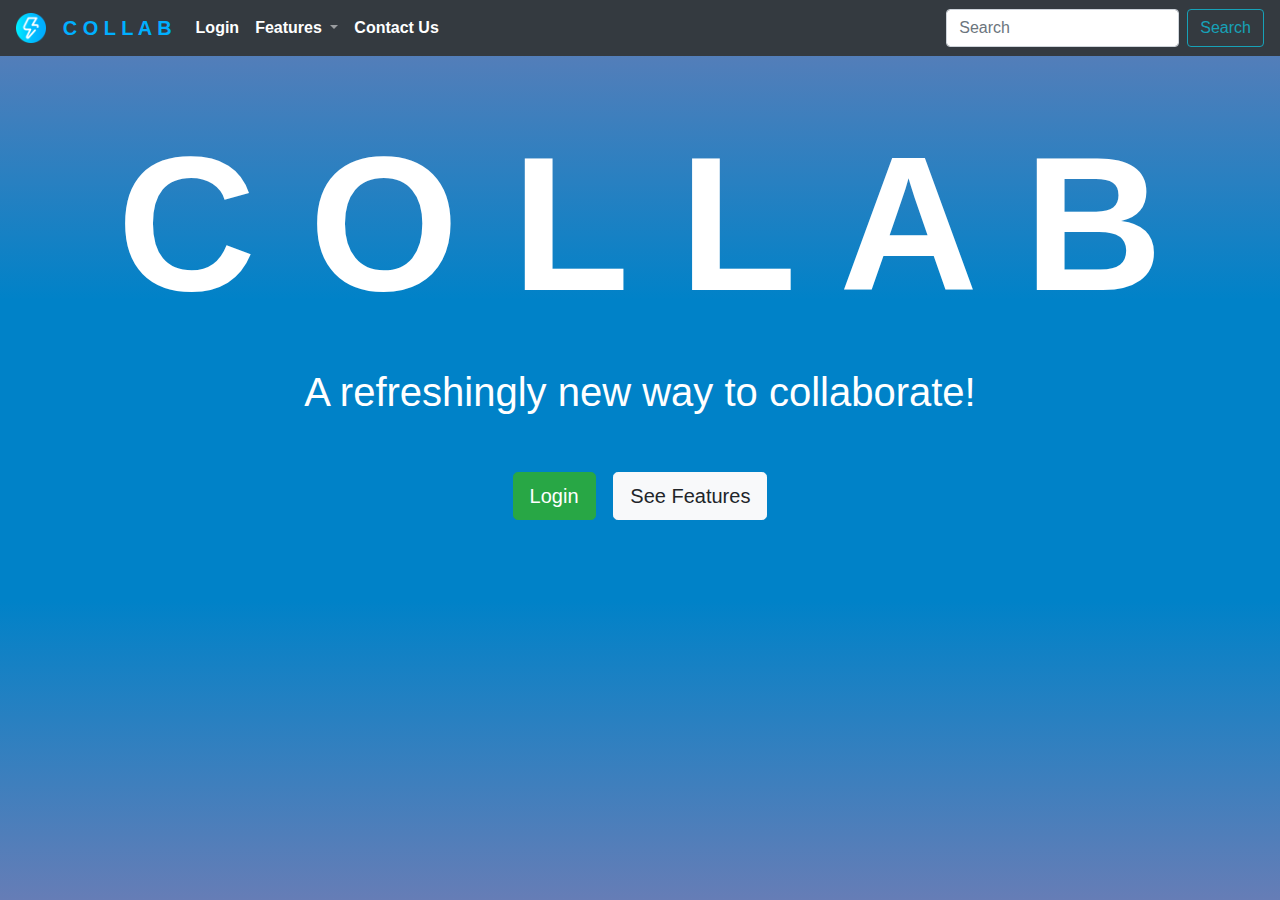
<file: index.html>
<!DOCTYPE html>
<html>
<head>
    <title>COLLAB</title>
    <link rel="stylesheet" type="text/css" href="./stylesheet.css">
    <link rel="stylesheet" href="./animate.css">
    <link rel="stylesheet" href="https://maxcdn.bootstrapcdn.com/bootstrap/4.0.0/css/bootstrap.min.css" integrity="sha384-Gn5384xqQ1aoWXA+058RXPxPg6fy4IWvTNh0E263XmFcJlSAwiGgFAW/dAiS6JXm" crossorigin="anonymous">
    <script src="https://code.jquery.com/jquery-3.2.1.slim.min.js" integrity="sha384-KJ3o2DKtIkvYIK3UENzmM7KCkRr/rE9/Qpg6aAZGJwFDMVNA/GpGFF93hXpG5KkN" crossorigin="anonymous"></script>
<script src="https://cdnjs.cloudflare.com/ajax/libs/popper.js/1.12.9/umd/popper.min.js" integrity="sha384-ApNbgh9B+Y1QKtv3Rn7W3mgPxhU9K/ScQsAP7hUibX39j7fakFPskvXusvfa0b4Q" crossorigin="anonymous"></script>
<script src="https://maxcdn.bootstrapcdn.com/bootstrap/4.0.0/js/bootstrap.min.js" integrity="sha384-JZR6Spejh4U02d8jOt6vLEHfe/JQGiRRSQQxSfFWpi1MquVdAyjUar5+76PVCmYl" crossorigin="anonymous"></script>
</head>
<body>
  <nav class="navbar navbar-expand-lg navbar-dark bg-dark">
    <a class="navbar-brand" href="./index.html">
      <img src="./thunderbolt.png" width="30" height="30" class="d-inline-block align-top" alt="">
      <font style="color: #00AFFF;"><b>&NonBreakingSpace; C O L L A B</b></font>
    </a>
    <!-- <form class="form-inline">
        <input class="form-control mr-sm-2" type="search" placeholder="Search" aria-label="Search">
        <button class="btn btn-outline-info my-2 my-sm-0" type="submit">Search</button>
    </form> -->
    <div class="collapse navbar-collapse" id="navbarTogglerDemo03">
        <ul class="navbar-nav mr-auto mt-2 mt-lg-0">
          <li class="nav-item active">
            <a class="nav-link" href="./login1.html"><b class="n1">Login</b> <span class="sr-only">(current)</span></a>
          </li>
          <li class="nav-item dropdown">
            <a class="nav-link dropdown-toggle" href="./features.html" id="navbarDropdown" role="button" data-toggle="dropdown" aria-haspopup="true" aria-expanded="false">
              <font style="color: white;"><b class="n4">Features</b></font>
            </a>
            <div class="dropdown-menu" aria-labelledby="navbarDropdown">
              <a class="dropdown-item" href="./features.html#kanban"><b>Kanban Technique</b></a>
              <a class="dropdown-item" href="./features.html#custom"><b>Minimize Columns</b></a>
              <a class="dropdown-item" href="./features.html#colors"><b>Change colors</b></a>
              <div class="dropdown-divider"></div>
              <a class="dropdown-item" href="./features.html"><b>See All</b></a>
            </div>
          </li>
          <li class="nav-item active">
            <a class="nav-link n3" href="./contact.html"><b class="n3">Contact Us</b> <span class="sr-only">(current)</span></a>
          </li>
        </ul>
        <form class="form-inline my-2 my-lg-0">
          <input class="form-control mr-sm-2" type="search" placeholder="Search" aria-label="Search">
          <button class="btn btn-outline-info my-2 my-sm-0" type="submit">Search</button>
        </form>
      </div>
  </nav>
    
    <br>

    <div align="center"><font style="color: rgb(255, 255, 255); font-size: 15vw;"><b class="animated fadeInUp delay-1s">C O L L A B</b></font></div>
    <div align="center"><h1 style="color: white;" class="animated fadeInUp delay-2s">A refreshingly new way to collaborate!</h1></div>
    <br><br><div align="center"><a href="./login1.html"><button type="button" class="btn btn-success btn-lg animated bounceInLeft delay-3s">Login</button></a> &NonBreakingSpace;&NonBreakingSpace; <a href="./features.html"><button type="button" class="btn btn-light btn-lg animated bounceInRight delay-3s">See Features</button></a></div>
    
</body>
</html>
</file>
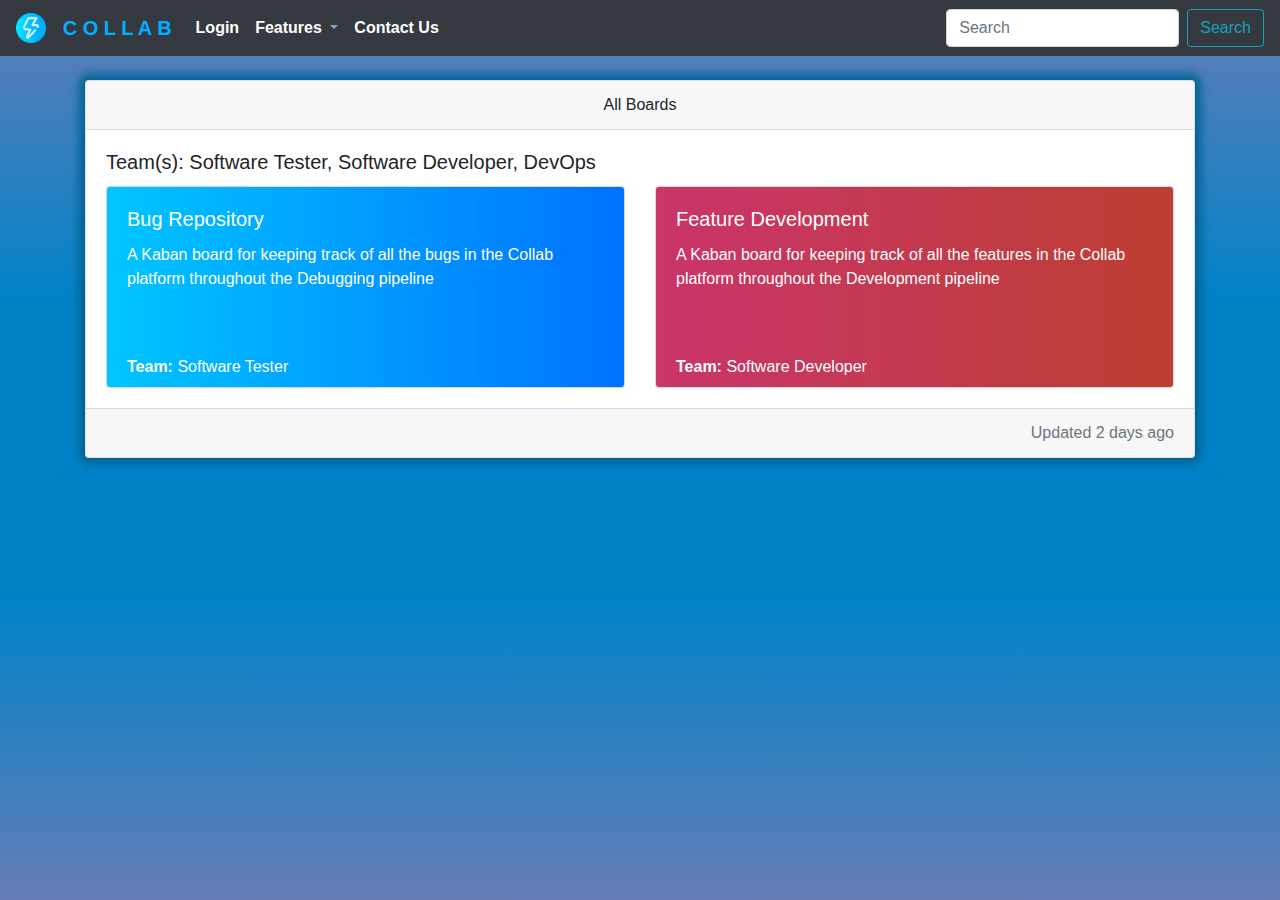
<file: all_boards.html>
<!DOCTYPE html>
<html>
<head>
    <title>COLLAB</title>
    <link rel="stylesheet" type="text/css" href="./stylesheet.css">
    <link rel="stylesheet" href="./animate.css">
    <link rel="stylesheet" href="https://maxcdn.bootstrapcdn.com/bootstrap/4.0.0/css/bootstrap.min.css" integrity="sha384-Gn5384xqQ1aoWXA+058RXPxPg6fy4IWvTNh0E263XmFcJlSAwiGgFAW/dAiS6JXm" crossorigin="anonymous">
    <script src="https://code.jquery.com/jquery-3.2.1.slim.min.js" integrity="sha384-KJ3o2DKtIkvYIK3UENzmM7KCkRr/rE9/Qpg6aAZGJwFDMVNA/GpGFF93hXpG5KkN" crossorigin="anonymous"></script>
<script src="https://cdnjs.cloudflare.com/ajax/libs/popper.js/1.12.9/umd/popper.min.js" integrity="sha384-ApNbgh9B+Y1QKtv3Rn7W3mgPxhU9K/ScQsAP7hUibX39j7fakFPskvXusvfa0b4Q" crossorigin="anonymous"></script>
<script src="https://maxcdn.bootstrapcdn.com/bootstrap/4.0.0/js/bootstrap.min.js" integrity="sha384-JZR6Spejh4U02d8jOt6vLEHfe/JQGiRRSQQxSfFWpi1MquVdAyjUar5+76PVCmYl" crossorigin="anonymous"></script>
</head>
<style>
    #card1:hover{
        box-shadow: 0 0 10px 6px #b6b6b6;
    }
    #card2:hover{
        box-shadow: 0 0 10px 6px #b6b6b6;
    }
    #card3{
        box-shadow: 0 0 10px 6px #006394;
    }
</style>
<body>
    <nav class="navbar navbar-expand-lg navbar-dark bg-dark">
        <a class="navbar-brand" href="./index.html">
          <img src="./thunderbolt.png" width="30" height="30" class="d-inline-block align-top" alt="">
          <font style="color: #00AFFF;"><b>&NonBreakingSpace; C O L L A B</b></font>
        </a>
        <!-- <form class="form-inline">
            <input class="form-control mr-sm-2" type="search" placeholder="Search" aria-label="Search">
            <button class="btn btn-outline-info my-2 my-sm-0" type="submit">Search</button>
        </form> -->
        <div class="collapse navbar-collapse" id="navbarTogglerDemo03">
            <ul class="navbar-nav mr-auto mt-2 mt-lg-0">
              <li class="nav-item active">
                <a class="nav-link" href="./login1.html"><b class="n1">Login</b> <span class="sr-only">(current)</span></a>
              </li>
              <li class="nav-item dropdown">
                <a class="nav-link dropdown-toggle" href="./features.html" id="navbarDropdown" role="button" data-toggle="dropdown" aria-haspopup="true" aria-expanded="false">
                  <font style="color: white;"><b class="n4">Features</b></font>
                </a>
                <div class="dropdown-menu" aria-labelledby="navbarDropdown">
                  <a class="dropdown-item" href="./features.html#kanban"><b>Kanban Technique</b></a>
                  <a class="dropdown-item" href="./features.html#custom"><b>Minimize Columns</b></a>
                  <a class="dropdown-item" href="./features.html#colors"><b>Change colors</b></a>
                  <div class="dropdown-divider"></div>
                  <a class="dropdown-item" href="./features.html"><b>See All</b></a>
                </div>
              </li>
              <li class="nav-item active">
                <a class="nav-link n3" href="./contact.html"><b class="n3">Contact Us</b> <span class="sr-only">(current)</span></a>
              </li>
            </ul>
            <form class="form-inline my-2 my-lg-0">
              <input class="form-control mr-sm-2" type="search" placeholder="Search" aria-label="Search">
              <button class="btn btn-outline-info my-2 my-sm-0" type="submit">Search</button>
            </form>
          </div>
      </nav>
    
    <br>

    <div class="container">
        <div class="card animated bounceIn" id="card3">
            <div class="card-header text-center">
            All Boards
            </div>
            <div class="card-body">
            <h5 class="card-title">Team(s): Software Tester, Software Developer, DevOps</h5>
            <div class="row">
                <div class="col-6">
                    <a href="./kaban.html"><div class="card bg-light text-white" id="card1">
                        <img src="./Hydrogen.jpg" class="card-img" alt="..." height="200vw">
                        <div class="card-img-overlay">
                        <h5 class="card-title">Bug Repository</h5>
                        <p class="card-text">A Kaban board for keeping track of all the bugs in the Collab platform throughout the Debugging pipeline</p>
                        <br><br>
                        <p class="card-text"><b>Team:</b> Software Tester</p>
                        </div>
                    </div></a>
                </div>
                <div class="col-6">
                    <a href="./kaban1.html"><div class="card bg-light text-white" id="card2">
                        <img src="./Alive.jpg" class="card-img" alt="..." height="200vw">
                        <div class="card-img-overlay">
                        <h5 class="card-title">Feature Development</h5>
                        <p class="card-text">A Kaban board for keeping track of all the features in the Collab platform throughout the Development pipeline</p>
                        <br><br>
                        <p class="card-text"><b>Team:</b> Software Developer</p>
                        </div>
                    </div></a>
                </div>                
            </div>
            </div>
            <div class="card-footer text-muted text-right">
            Updated 2 days ago
            </div>
        </div>
    </div>
    <br><br><br><br>
    
</body>
</html>
</file>
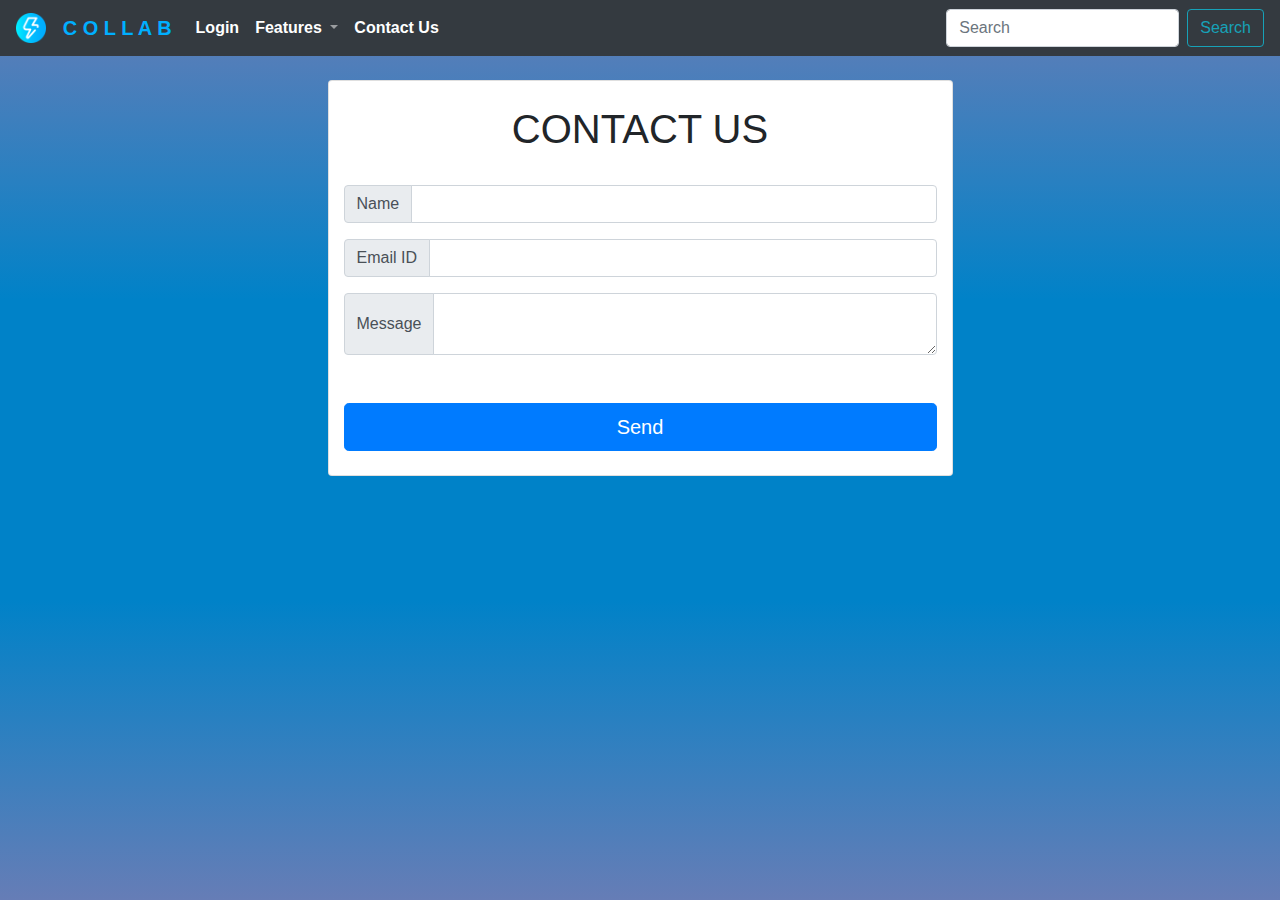
<file: contact.html>
<!DOCTYPE html>
<html>
<head>
    <title>COLLAB</title>
    <link rel="stylesheet" type="text/css" href="./stylesheet.css">
    <link rel="stylesheet" href="./animate.css">
    <link rel="stylesheet" href="https://maxcdn.bootstrapcdn.com/bootstrap/4.0.0/css/bootstrap.min.css" integrity="sha384-Gn5384xqQ1aoWXA+058RXPxPg6fy4IWvTNh0E263XmFcJlSAwiGgFAW/dAiS6JXm" crossorigin="anonymous">
    <script src="https://code.jquery.com/jquery-3.2.1.slim.min.js" integrity="sha384-KJ3o2DKtIkvYIK3UENzmM7KCkRr/rE9/Qpg6aAZGJwFDMVNA/GpGFF93hXpG5KkN" crossorigin="anonymous"></script>
<script src="https://cdnjs.cloudflare.com/ajax/libs/popper.js/1.12.9/umd/popper.min.js" integrity="sha384-ApNbgh9B+Y1QKtv3Rn7W3mgPxhU9K/ScQsAP7hUibX39j7fakFPskvXusvfa0b4Q" crossorigin="anonymous"></script>
<script src="https://maxcdn.bootstrapcdn.com/bootstrap/4.0.0/js/bootstrap.min.js" integrity="sha384-JZR6Spejh4U02d8jOt6vLEHfe/JQGiRRSQQxSfFWpi1MquVdAyjUar5+76PVCmYl" crossorigin="anonymous"></script>
</head>
<body>
    <nav class="navbar navbar-expand-lg navbar-dark bg-dark">
        <a class="navbar-brand" href="./index.html">
          <img src="./thunderbolt.png" width="30" height="30" class="d-inline-block align-top" alt="">
          <font style="color: #00AFFF;"><b>&NonBreakingSpace; C O L L A B</b></font>
        </a>
        <!-- <form class="form-inline">
            <input class="form-control mr-sm-2" type="search" placeholder="Search" aria-label="Search">
            <button class="btn btn-outline-info my-2 my-sm-0" type="submit">Search</button>
        </form> -->
        <div class="collapse navbar-collapse" id="navbarTogglerDemo03">
            <ul class="navbar-nav mr-auto mt-2 mt-lg-0">
              <li class="nav-item active">
                <a class="nav-link" href="./login1.html"><b class="n1">Login</b> <span class="sr-only">(current)</span></a>
              </li>
              <li class="nav-item dropdown">
                <a class="nav-link dropdown-toggle" href="./features.html" id="navbarDropdown" role="button" data-toggle="dropdown" aria-haspopup="true" aria-expanded="false">
                  <font style="color: white;"><b class="n4">Features</b></font>
                </a>
                <div class="dropdown-menu" aria-labelledby="navbarDropdown">
                  <a class="dropdown-item" href="./features.html#kanban"><b>Kanban Technique</b></a>
                  <a class="dropdown-item" href="./features.html#custom"><b>Minimize Columns</b></a>
                  <a class="dropdown-item" href="./features.html#colors"><b>Change colors</b></a>
                  <div class="dropdown-divider"></div>
                  <a class="dropdown-item" href="./features.html"><b>See All</b></a>
                </div>
              </li>
              <li class="nav-item active">
                <a class="nav-link n3" href="./contact.html"><b class="n3">Contact Us</b> <span class="sr-only">(current)</span></a>
              </li>
            </ul>
            <form class="form-inline my-2 my-lg-0">
              <input class="form-control mr-sm-2" type="search" placeholder="Search" aria-label="Search">
              <button class="btn btn-outline-info my-2 my-sm-0" type="submit">Search</button>
            </form>
          </div>
      </nav>
    
    <br>

<div class="row">
    <div class="col-6 offset-3">
        <div class="card animated fadeIn">
        <form action="https://formspree.io/xdowoeve" method="POST" class="container">
            <br>
            <h1 style="text-align: center;">CONTACT US</h1>
            <br>
            <div class="input-group mb-3">
                <div class="input-group-prepend">
                  <span class="input-group-text" id="inputGroup-sizing-default">Name</span>
                </div>
                <input type="text" class="form-control" aria-label="Sizing example input" aria-describedby="inputGroup-sizing-default" name="name" required>
            </div>
            <div class="input-group mb-3">
                <div class="input-group-prepend">
                  <span class="input-group-text" id="inputGroup-sizing-default">Email ID</span>
                </div>
                <input type="text" class="form-control" aria-label="Sizing example input" aria-describedby="inputGroup-sizing-default" name="_replyto" required>
            </div>
            <div class="input-group">
                <div class="input-group-prepend">
                  <span class="input-group-text">Message</span>
                </div>
                <textarea class="form-control" aria-label="With textarea" name="message" required></textarea>
            </div>
            <br><br>
            <button type="submit" class="btn btn-primary btn-lg btn-block">Send</button>
            <br>
        </form>
        </div>
    </div>
</div>

</body>
</html>
</file>
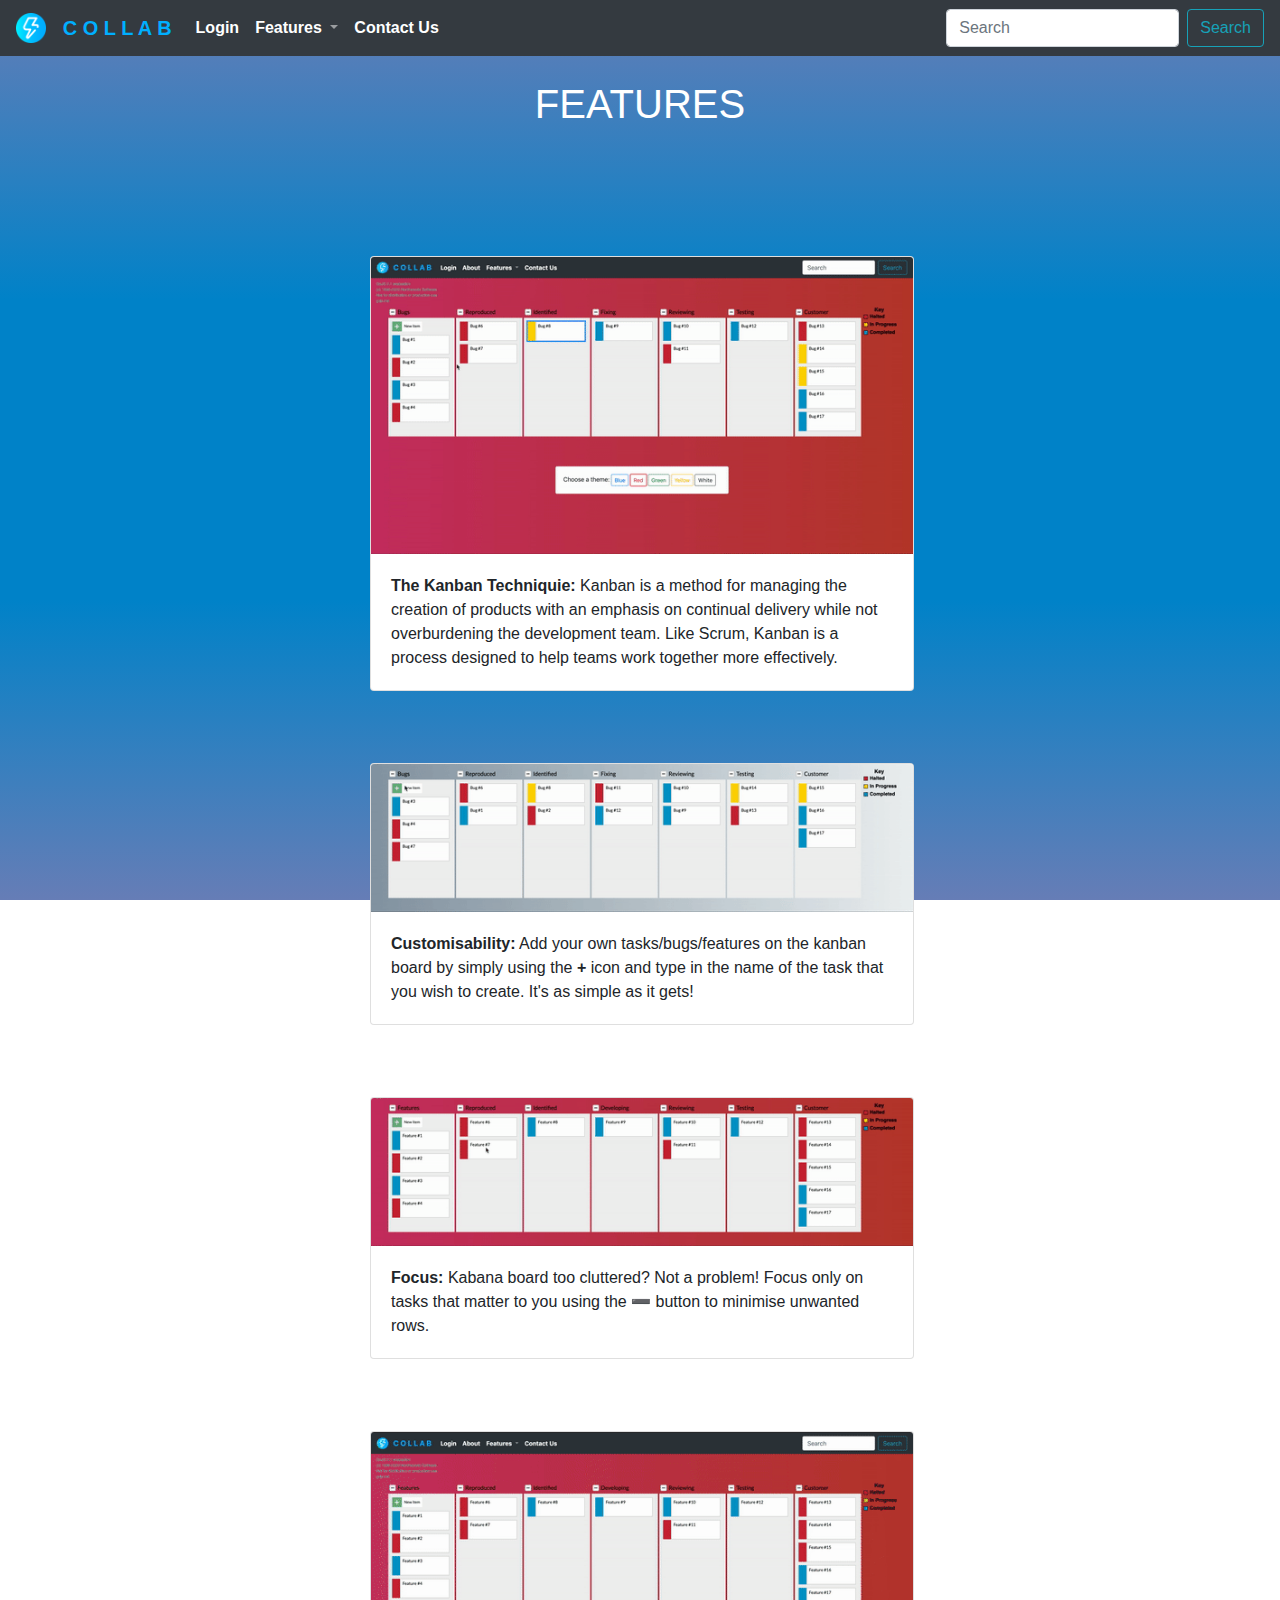
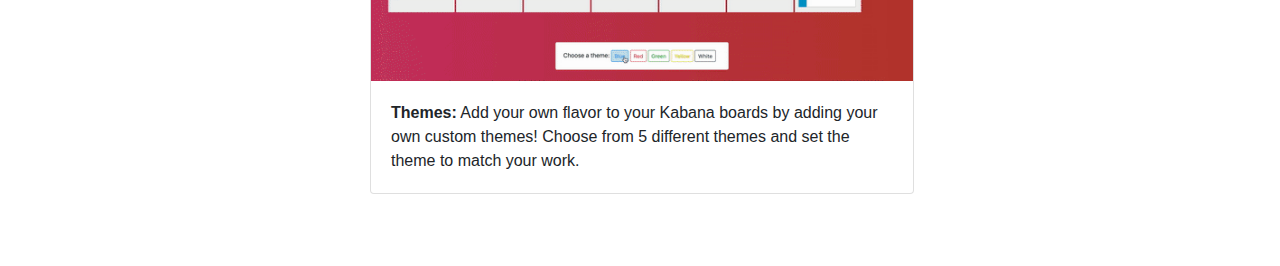
<file: features.html>
<!DOCTYPE html>
<html>
<head>
    <title>COLLAB</title>
    <link rel="stylesheet" type="text/css" href="./stylesheet.css">
    <link rel="stylesheet" href="./animate.css">
    <link rel="stylesheet" href="https://maxcdn.bootstrapcdn.com/bootstrap/4.0.0/css/bootstrap.min.css" integrity="sha384-Gn5384xqQ1aoWXA+058RXPxPg6fy4IWvTNh0E263XmFcJlSAwiGgFAW/dAiS6JXm" crossorigin="anonymous">
    <script src="https://code.jquery.com/jquery-3.2.1.slim.min.js" integrity="sha384-KJ3o2DKtIkvYIK3UENzmM7KCkRr/rE9/Qpg6aAZGJwFDMVNA/GpGFF93hXpG5KkN" crossorigin="anonymous"></script>
<script src="https://cdnjs.cloudflare.com/ajax/libs/popper.js/1.12.9/umd/popper.min.js" integrity="sha384-ApNbgh9B+Y1QKtv3Rn7W3mgPxhU9K/ScQsAP7hUibX39j7fakFPskvXusvfa0b4Q" crossorigin="anonymous"></script>
<script src="https://maxcdn.bootstrapcdn.com/bootstrap/4.0.0/js/bootstrap.min.js" integrity="sha384-JZR6Spejh4U02d8jOt6vLEHfe/JQGiRRSQQxSfFWpi1MquVdAyjUar5+76PVCmYl" crossorigin="anonymous"></script>
</head>
<body>
    <nav class="navbar navbar-expand-lg navbar-dark bg-dark">
        <a class="navbar-brand" href="./index.html">
          <img src="./thunderbolt.png" width="30" height="30" class="d-inline-block align-top" alt="">
          <font style="color: #00AFFF;"><b>&NonBreakingSpace; C O L L A B</b></font>
        </a>
        <!-- <form class="form-inline">
            <input class="form-control mr-sm-2" type="search" placeholder="Search" aria-label="Search">
            <button class="btn btn-outline-info my-2 my-sm-0" type="submit">Search</button>
        </form> -->
        <div class="collapse navbar-collapse" id="navbarTogglerDemo03">
            <ul class="navbar-nav mr-auto mt-2 mt-lg-0">
              <li class="nav-item active">
                <a class="nav-link" href="./login1.html"><b class="n1">Login</b> <span class="sr-only">(current)</span></a>
              </li>
              <li class="nav-item dropdown">
                <a class="nav-link dropdown-toggle" href="./features.html" id="navbarDropdown" role="button" data-toggle="dropdown" aria-haspopup="true" aria-expanded="false">
                  <font style="color: white;"><b class="n4">Features</b></font>
                </a>
                <div class="dropdown-menu" aria-labelledby="navbarDropdown">
                  <a class="dropdown-item" href="./features.html#kanban"><b>Kanban Technique</b></a>
                  <a class="dropdown-item" href="./features.html#custom"><b>Minimize Columns</b></a>
                  <a class="dropdown-item" href="./features.html#colors"><b>Change colors</b></a>
                  <div class="dropdown-divider"></div>
                  <a class="dropdown-item" href="./features.html"><b>See All</b></a>
                </div>
              </li>
              <li class="nav-item active">
                <a class="nav-link n3" href="./contact.html"><b class="n3">Contact Us</b> <span class="sr-only">(current)</span></a>
              </li>
            </ul>
            <form class="form-inline my-2 my-lg-0">
              <input class="form-control mr-sm-2" type="search" placeholder="Search" aria-label="Search">
              <button class="btn btn-outline-info my-2 my-sm-0" type="submit">Search</button>
            </form>
          </div>
      </nav>
    
    <br>
    <div class="container">
      <h1 class="text-white animated fadeIn" style="text-align: center;">FEATURES</h1>
      <br><br><br><br><br>
      <div class="row" id="kanban">
          <div class="col offset-3">
            <div class="card animated fadeIn delay-1s" style="width: 34rem;">
                <img src="./main.gif" class="card-img-top" alt="...">
                <div class="card-body">
                <p class="card-text"><b>The Kanban Techniquie:</b> Kanban is a method for managing the creation of products with an emphasis on continual delivery while not overburdening the development team. Like Scrum, Kanban is a process designed to help teams work together more effectively.</p>
                </div>
            </div>
           </div>
      </div>
      <br><br><br>
      <div class="row" id="custom">
          <div class="col offset-3">
            <div class="card animated fadeIn delay-2s" style="width: 34rem;">
                <img src="./newtask.gif" class="card-img-top" alt="...">
                <div class="card-body">
                <p class="card-text"><b>Customisability:</b> Add your own tasks/bugs/features on the kanban board by simply using the <b>+</b> icon and type in the name of the task that you wish to create. It's as simple as it gets!</p>
                </div>
            </div>
           </div>
      </div>
      <br><br><br>
      <div class="row">
          <div class="col offset-3">
            <div class="card animated fadeIn delay-3s" style="width: 34rem;">
                <img src="./min.gif" class="card-img-top" alt="...">
                <div class="card-body">
                <p class="card-text"><b>Focus:</b> Kabana board too cluttered? Not a problem! Focus only on tasks that matter to you using the ➖ button to minimise unwanted rows.</p>
                </div>
            </div>
           </div>
      </div>
      <br><br><br>
      <div class="row" id="colors">
        <div class="col offset-3">
          <div class="card animated fadeIn delay-4s" style="width: 34rem;">
              <img src="./color.gif" class="card-img-top" alt="...">
              <div class="card-body">
              <p class="card-text"><b>Themes:</b> Add your own flavor to your Kabana boards by adding your own custom themes! Choose from 5 different themes and set the theme to match your work.</p>
              </div>
          </div>
         </div>
    </div>
    <br><br><br>
    </div>

</body>
</html>
</file>
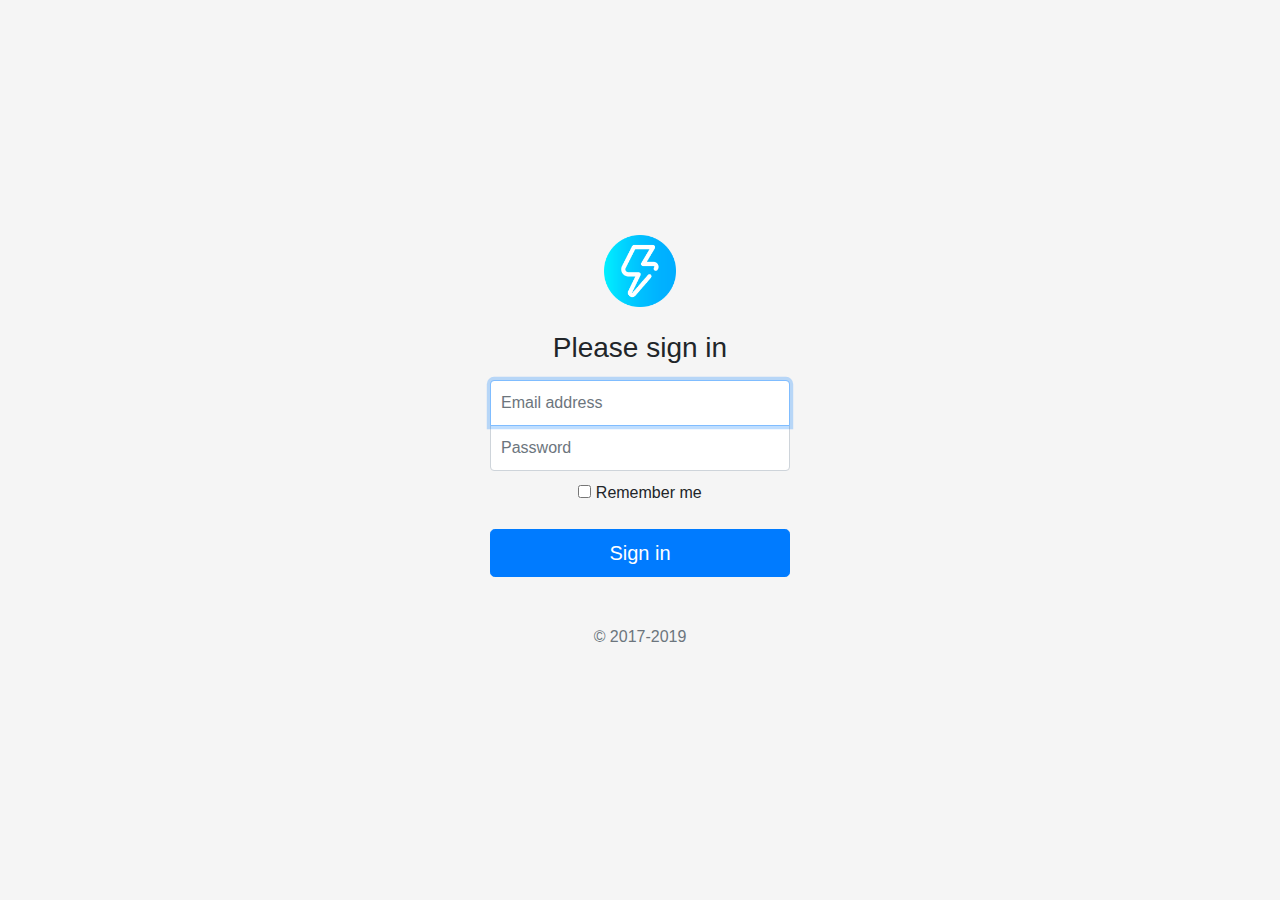
<file: login.html>
<!doctype html>
<html lang="en">
  <head>
    <meta charset="utf-8">
    <meta name="viewport" content="width=device-width, initial-scale=1, shrink-to-fit=no">
    <meta name="description" content="">
    <meta name="author" content="Mark Otto, Jacob Thornton, and Bootstrap contributors">
    <meta name="generator" content="Jekyll v3.8.6">
    <title>Signin Template · Bootstrap</title>

    <link rel="canonical" href="https://getbootstrap.com/docs/4.4/examples/sign-in/">

    <!-- Bootstrap core CSS -->
<link href="./bootstrap.min.css" rel="stylesheet" integrity="sha384-Vkoo8x4CGsO3+Hhxv8T/Q5PaXtkKtu6ug5TOeNV6gBiFeWPGFN9MuhOf23Q9Ifjh" crossorigin="anonymous">

    <!-- Favicons (removed) -->
<meta name="theme-color" content="#563d7c">


    <style>
      .bd-placeholder-img {
        font-size: 1.125rem;
        text-anchor: middle;
        -webkit-user-select: none;
        -moz-user-select: none;
        -ms-user-select: none;
        user-select: none;
      }

      @media (min-width: 768px) {
        .bd-placeholder-img-lg {
          font-size: 3.5rem;
        }
      }
    </style>
    <!-- Custom styles for this template -->
    <link href="./signin.css" rel="stylesheet">
  </head>
  <body class="text-center">
    <form class="form-signin">
  <img class="mb-4" src="./thunderbolt.png" alt="" width="72" height="72">
  <h1 class="h3 mb-3 font-weight-normal">Please sign in</h1>
  <label for="inputEmail" class="sr-only">Email address</label>
  <input type="email" id="inputEmail" class="form-control" placeholder="Email address" required autofocus>
  <label for="inputPassword" class="sr-only">Password</label>
  <input type="password" id="inputPassword" class="form-control" placeholder="Password" required>
  <div class="checkbox mb-3">
    <label>
      <input type="checkbox" value="remember-me"> Remember me
    </label>
  </div>
  <button class="btn btn-lg btn-primary btn-block" type="submit">Sign in</button>
  <p class="mt-5 mb-3 text-muted">&copy; 2017-2019</p>
</form>
</body>
</html>
</file>
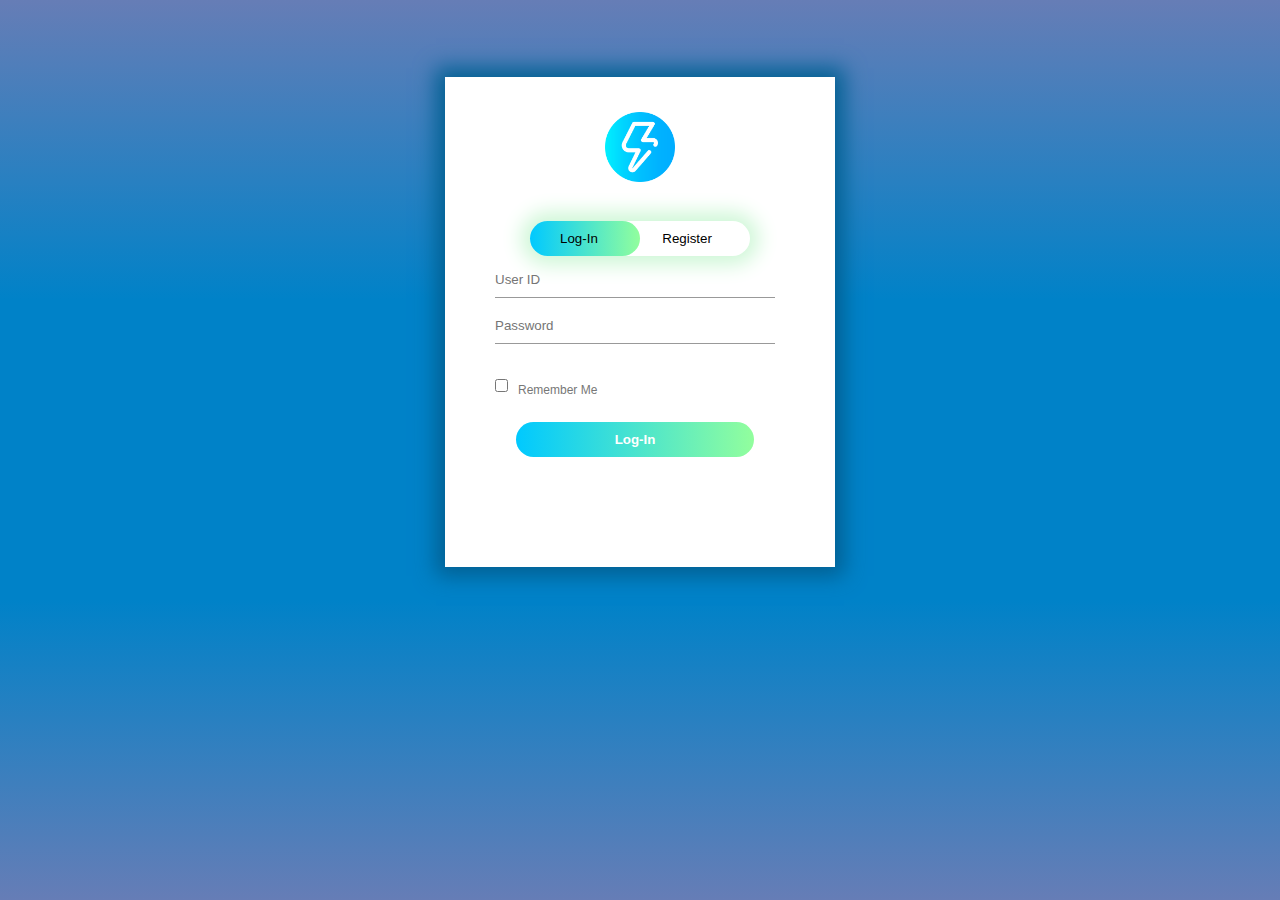
<file: login1.html>
<!DOCTYPE html>
<html>
    <head>
        <title>Log-In | Registration for COLLAB</title>
        <link rel="stylesheet" href="./login_style.css">
        <link rel="stylesheet" href="./animate.css">
    </head>
    <body>
        <div class="hero animated flipInX">
            <div class="form-box">
                <div class="social-icons">
                    <img src="./thunderbolt.png">
               </div>
                <div class="button-box">
                    <div id="btn"></div>
                    <button type="button" class="toggle-btn" onclick="login()">Log-In</button>
                    <button type="button" class="toggle-btn" onclick="register()">Register</button>
                </div>
                <form id="login" class="input-group" action="./index.html" autocomplete="on">
                    <input type="text" class="input-field" placeholder="User ID" id="userid" required>
                    <input type="password" class="input-field" placeholder="Password" id="pass" required>
                    <input id="checkbox1" type="checkbox" class="check-box"><span>Remember Me</span>
                    <button type="submit" class="submit-btn" onclick="redirect()"><font style="color: white;"><b>Log-In</b></font></button>
                </form>
                
                <form id="register" class="input-group" action="./index.html" target="_blank" autocomplete="on">
                    <input type="email" class="input-field" placeholder="Email ID" required>
                    <input type="text" class="input-field" placeholder="User ID" required>
                    <input type="password" class="input-field" placeholder="Password" required>
                    <input type="checkbox" class="check-box" required><span>I agree to the Terms & Conditions</span>
                    <button type="submit" class="submit-btn"><font style="color: white;"><b>Register</b></font></button>
                </form>
            </div>
        </div>
        <script>
            var x = document.getElementById("login");
            var y = document.getElementById("register");
            var z = document.getElementById("btn");

            function register(){
                x.style.left = "-400px";
                y.style.left = "50px";
                z.style.left = "110px";
            }
            function login(){
                x.style.left = "50px";
                y.style.left = "450px";
                z.style.left = "0px";
            }
            
            function redirect(){
                //Pattern matching
                var id = document.getElementById("userid").value;
                var pass = document.getElementById("pass").value;
                var id_patt = new RegExp("admin");
                var pass_patt = new RegExp("admin123");
                var res1 = id_patt.test(id);
                var res2 = pass_patt.test(pass);
                console.log(res1);
                console.log(res2);
                if(res1 && res2){
                    document.getElementById("login").setAttribute("action", "./all_boards.html");
                }
                else{
                    alert("Incorrect User ID or Password");
                    document.getElementById("login").setAttribute("action", "#");
                }
            }
        </script>
    </body>
</html>
</file>
<file: stylesheet.css>
body{
    /* background: linear-gradient(to top, #2980b9, #6dd5fa, #ffffff) fixed no-repeat; */



    background: linear-gradient(to bottom, #667db6, #0082c8, #0082c8, #667db6) fixed no-repeat; /* W3C, IE 10+/ Edge, Firefox 16+, Chrome 26+, Opera 12+, Safari 7+ */


    /* background: url("./Amin.jpg") no-repeat; */
}

b.n1:hover, b.n2:hover, b.n3:hover, b.n4:hover{
   color: #00AFFF;
}
</file>
<file: signin.css>
html,
body {
  height: 100%;
}

body {
  display: -ms-flexbox;
  display: flex;
  -ms-flex-align: center;
  align-items: center;
  padding-top: 40px;
  padding-bottom: 40px;
  background-color: #f5f5f5;
}

.form-signin {
  width: 100%;
  max-width: 330px;
  padding: 15px;
  margin: auto;
}
.form-signin .checkbox {
  font-weight: 400;
}
.form-signin .form-control {
  position: relative;
  box-sizing: border-box;
  height: auto;
  padding: 10px;
  font-size: 16px;
}
.form-signin .form-control:focus {
  z-index: 2;
}
.form-signin input[type="email"] {
  margin-bottom: -1px;
  border-bottom-right-radius: 0;
  border-bottom-left-radius: 0;
}
.form-signin input[type="password"] {
  margin-bottom: 10px;
  border-top-left-radius: 0;
  border-top-right-radius: 0;
}
</file>
<file: login_style.css>
* {
    margin: 0;
    padding: 0;
    font-family: sans-serif;
}

/* .hero{
    height: 100%;
    width: 100%;
    background: linear-gradient(to bottom, #667db6, #0082c8, #0082c8, #667db6) fixed no-repeat; /* W3C, IE 10+/ Edge, Firefox 16+, Chrome 26+, Opera 12+, Safari 7+ 
} */

body {
    background: linear-gradient(to bottom, #667db6, #0082c8, #0082c8, #667db6) fixed no-repeat; /* W3C, IE 10+/ Edge, Firefox 16+, Chrome 26+, Opera 12+, Safari 7+ */

}

.form-box {
    width: 380px;
    height: 480px;
    position: relative;
    margin: 6% auto;
    background: #fff;
    padding: 5px;
    box-shadow: 0 0 20px 9px #026092;
    overflow: hidden;
}

.button-box{
    width: 220px;
    margin: 35px auto;
    position: relative;
    box-shadow: 0 0 20px 9px #cff7d7;
    border-radius: 30px ;
}

.toggle-btn{
    padding: 10px 30px;
    cursor: pointer;
    background: transparent;
    border: 0;
    outline: none;
    position: relative;
}

#btn{
    top: 0;
    left: 0;
    position: absolute;
    width: 110px;
    height: 100%;
    background: linear-gradient(to right, #00c9ff, #92fe9d);
    border-radius: 30px;
    transition: .5s;
}

.social-icons{
    margin: 30px auto;
    text-align: center;
}

.social-icons img{
    width: 70px;
}

.input-group{
    top: 180px;
    position: absolute;
    width: 280px;
    transition: .5s;
}

.input-field{
    width: 100%;
    padding: 10px 0;
    margin: 5px 0;
    border-left: 0;
    border-top: 0;
    border-right: 0;
    border-bottom: 1px solid #999;
    outline: none;
    background: transparent;
}

.submit-btn{
    width: 85%;
    padding: 10px 30px;
    cursor: pointer;
    display: block;
    margin: auto;
    background: linear-gradient(to right, #00c9ff, #92fe9d);
    border: 0;
    outline: none;
    border-radius: 30px;
}

.check-box{
    margin: 30px 10px 30px 0px;
}

span{
    color: #777;
    font-size: 12px;
    bottom: 60px;
    position: absolute;
}

#login{
    left: 50px;
}

#register{
    left: 450px;
}
</file>
